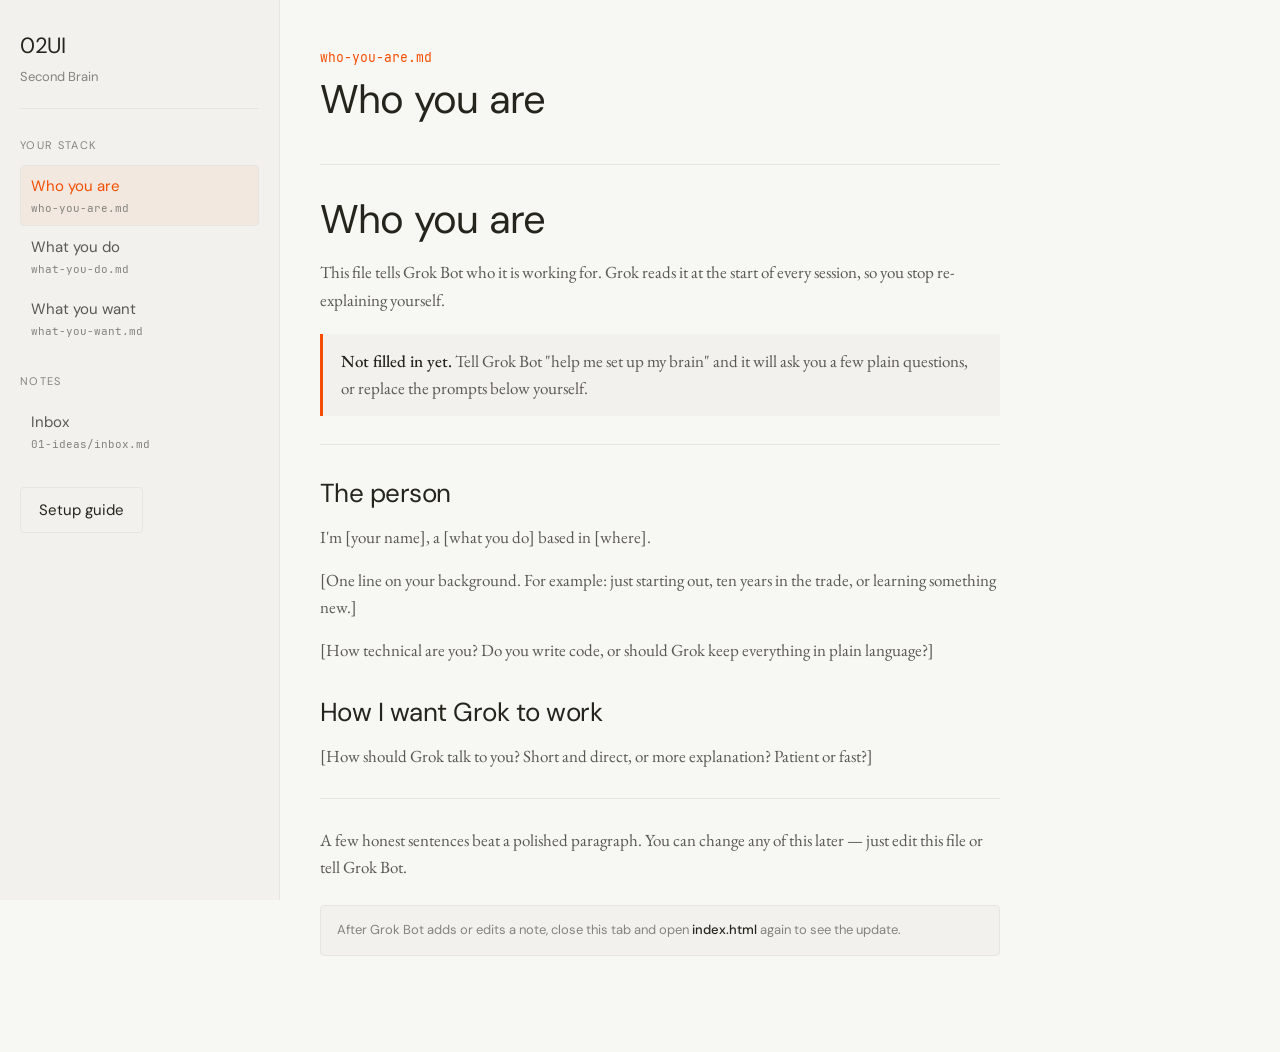
<file: index.html>
<!DOCTYPE html>
<html lang="en">
<head>
  <meta charset="utf-8">
  <meta name="viewport" content="width=device-width, initial-scale=1">
  <title>Your Second Brain</title>
  <link rel="stylesheet" href="02ui/fonts.css">
  <link rel="stylesheet" href="02ui/tokens.css">
  <link rel="stylesheet" href="02ui/base.css">
  <style>
    .layout {
      display: grid;
      grid-template-columns: var(--sidebar-w) 1fr;
      min-height: 100vh;
    }

    .sidebar {
      background: var(--surface);
      border-right: 1px solid var(--line);
      padding: 28px 20px;
      position: sticky;
      top: 0;
      height: 100vh;
      overflow-y: auto;
    }

    .sidebar-header {
      margin-bottom: 28px;
      padding-bottom: 20px;
      border-bottom: 1px solid var(--line);
    }

    .sidebar-header .wordmark {
      font-size: 22px;
      display: block;
      margin-bottom: 4px;
    }

    .sidebar-header .subtitle {
      font-family: var(--font-display);
      font-size: 13px;
      color: var(--ink-faint);
      margin: 0;
    }

    .nav-group { margin-bottom: 24px; }

    .nav-label {
      font-family: var(--font-display);
      font-size: 11px;
      letter-spacing: 0.12em;
      text-transform: uppercase;
      color: var(--ink-faint);
      margin: 0 0 10px;
      font-weight: 400;
    }

    .nav-list {
      list-style: none;
      padding: 0;
      margin: 0;
    }

    .nav-list li { margin: 0; }

    .nav-link {
      display: block;
      font-family: var(--font-display);
      font-size: 15px;
      color: var(--ink-soft);
      text-decoration: none;
      padding: 8px 10px;
      border-radius: var(--radius);
      border: 1px solid transparent;
    }

    .nav-link:hover {
      background: var(--bg);
      color: var(--ink);
    }

    .nav-link.active {
      color: var(--accent);
      background: var(--accent-soft);
      border-color: var(--line);
    }

    .nav-link .file {
      display: block;
      font-family: var(--font-mono);
      font-size: 11px;
      color: var(--ink-faint);
      margin-top: 2px;
    }

    .main {
      padding: 48px 40px 80px;
      max-width: 760px;
    }

    .main-header {
      margin-bottom: 32px;
      padding-bottom: 24px;
      border-bottom: 1px solid var(--line);
    }

    .main-header .file-path {
      font-family: var(--font-mono);
      font-size: 13px;
      color: var(--accent);
      margin: 0 0 8px;
    }

    .refresh-hint {
      font-family: var(--font-display);
      font-size: 13px;
      color: var(--ink-faint);
      margin-top: 24px;
      padding: 14px 16px;
      background: var(--surface);
      border: 1px solid var(--line);
      border-radius: var(--radius);
    }

    .prose h1 { margin-top: 0; }
    .prose h2 { margin-top: 32px; }
    .prose blockquote {
      margin: 20px 0;
      padding: 14px 18px;
      border-left: 3px solid var(--accent);
      background: var(--surface);
      color: var(--ink-soft);
    }
    .prose blockquote p { margin: 0; }
    .prose ul, .prose ol { color: var(--ink-soft); padding-left: 24px; }
    .prose li { margin-bottom: 8px; }
    .prose hr {
      border: none;
      border-top: 1px solid var(--line);
      margin: 28px 0;
    }

    .empty-state {
      color: var(--ink-faint);
      font-family: var(--font-display);
      font-size: 15px;
    }

    .top-links {
      margin-top: 20px;
      display: flex;
      gap: 10px;
      flex-wrap: wrap;
    }

    @media (max-width: 768px) {
      .layout { grid-template-columns: 1fr; }
      .sidebar {
        position: relative;
        height: auto;
        border-right: none;
        border-bottom: 1px solid var(--line);
      }
      .main { padding: 32px 24px 60px; }
    }
  </style>
</head>
<body>
  <div class="layout">
    <aside class="sidebar">
      <div class="sidebar-header">
        <a class="wordmark" href="welcome.html">02UI</a>
        <p class="subtitle">Second Brain</p>
      </div>

      <nav class="nav-group" aria-label="Your stack">
        <p class="nav-label">Your stack</p>
        <ul class="nav-list" id="stack-nav"></ul>
      </nav>

      <nav class="nav-group" aria-label="Notes">
        <p class="nav-label">Notes</p>
        <ul class="nav-list" id="notes-nav"></ul>
      </nav>

      <div class="top-links">
        <a class="btn" href="welcome.html">Setup guide</a>
      </div>
    </aside>

    <main class="main">
      <header class="main-header">
        <p class="file-path" id="current-file"></p>
        <h1 id="current-title">Your Second Brain</h1>
      </header>
      <article class="prose" id="content">
        <p class="empty-state">Pick a file from the sidebar to read it here.</p>
      </article>
      <p class="refresh-hint">After Grok Bot adds or edits a note, close this tab and open <strong>index.html</strong> again to see the update.</p>
    </main>
  </div>

  <script src="brain-content.js"></script>
  <script>
    function escapeHtml(text) {
      return text
        .replace(/&/g, "&amp;")
        .replace(/</g, "&lt;")
        .replace(/>/g, "&gt;");
    }

    function renderMarkdown(md) {
      var lines = md.split("\n");
      var html = [];
      var inList = false;
      var listType = null;

      function closeList() {
        if (inList) {
          html.push(listType === "ol" ? "</ol>" : "</ul>");
          inList = false;
          listType = null;
        }
      }

      for (var i = 0; i < lines.length; i++) {
        var line = lines[i];
        var trimmed = line.trim();

        if (trimmed === "---") {
          closeList();
          html.push("<hr>");
          continue;
        }

        if (trimmed.startsWith("### ")) {
          closeList();
          html.push("<h3>" + inline(trimmed.slice(4)) + "</h3>");
          continue;
        }
        if (trimmed.startsWith("## ")) {
          closeList();
          html.push("<h2>" + inline(trimmed.slice(3)) + "</h2>");
          continue;
        }
        if (trimmed.startsWith("# ")) {
          closeList();
          html.push("<h1>" + inline(trimmed.slice(2)) + "</h1>");
          continue;
        }

        if (trimmed.startsWith("> ")) {
          closeList();
          html.push("<blockquote><p>" + inline(trimmed.slice(2)) + "</p></blockquote>");
          continue;
        }

        var ulMatch = trimmed.match(/^[-*] (.+)$/);
        if (ulMatch) {
          if (!inList || listType !== "ul") {
            closeList();
            html.push("<ul>");
            inList = true;
            listType = "ul";
          }
          html.push("<li>" + inline(ulMatch[1]) + "</li>");
          continue;
        }

        var olMatch = trimmed.match(/^\d+\. (.+)$/);
        if (olMatch) {
          if (!inList || listType !== "ol") {
            closeList();
            html.push("<ol>");
            inList = true;
            listType = "ol";
          }
          html.push("<li>" + inline(olMatch[1]) + "</li>");
          continue;
        }

        if (trimmed === "") {
          closeList();
          continue;
        }

        closeList();
        html.push("<p>" + inline(trimmed) + "</p>");
      }

      closeList();
      return html.join("\n");
    }

    function inline(text) {
      var safe = escapeHtml(text);
      safe = safe.replace(/\*\*(.+?)\*\*/g, "<strong>$1</strong>");
      safe = safe.replace(/`(.+?)`/g, "<code>$1</code>");
      return safe;
    }

    var allItems = (window.BRAIN.stack || []).concat(window.BRAIN.notes || []);

    function buildNav(containerId, items) {
      var ul = document.getElementById(containerId);
      ul.innerHTML = "";
      items.forEach(function (item) {
        var li = document.createElement("li");
        var a = document.createElement("a");
        a.className = "nav-link";
        a.href = "#" + item.id;
        a.innerHTML = item.title + '<span class="file">' + item.file + "</span>";
        a.addEventListener("click", function (e) {
          e.preventDefault();
          showItem(item.id);
        });
        li.appendChild(a);
        ul.appendChild(li);
      });
    }

    function showItem(id) {
      var item = allItems.find(function (x) { return x.id === id; });
      if (!item) return;

      document.getElementById("current-title").textContent = item.title;
      document.getElementById("current-file").textContent = item.file;
      document.getElementById("content").innerHTML = renderMarkdown(item.content);

      document.querySelectorAll(".nav-link").forEach(function (link) {
        link.classList.remove("active");
      });
      var active = document.querySelector('.nav-link[href="#' + id + '"]');
      if (active) active.classList.add("active");

      history.replaceState(null, "", "#" + id);
    }

    buildNav("stack-nav", window.BRAIN.stack);
    buildNav("notes-nav", window.BRAIN.notes);

    var startId = location.hash ? location.hash.slice(1) : (window.BRAIN.stack[0] && window.BRAIN.stack[0].id);
    if (startId) showItem(startId);
  </script>
</body>
</html>
</file>
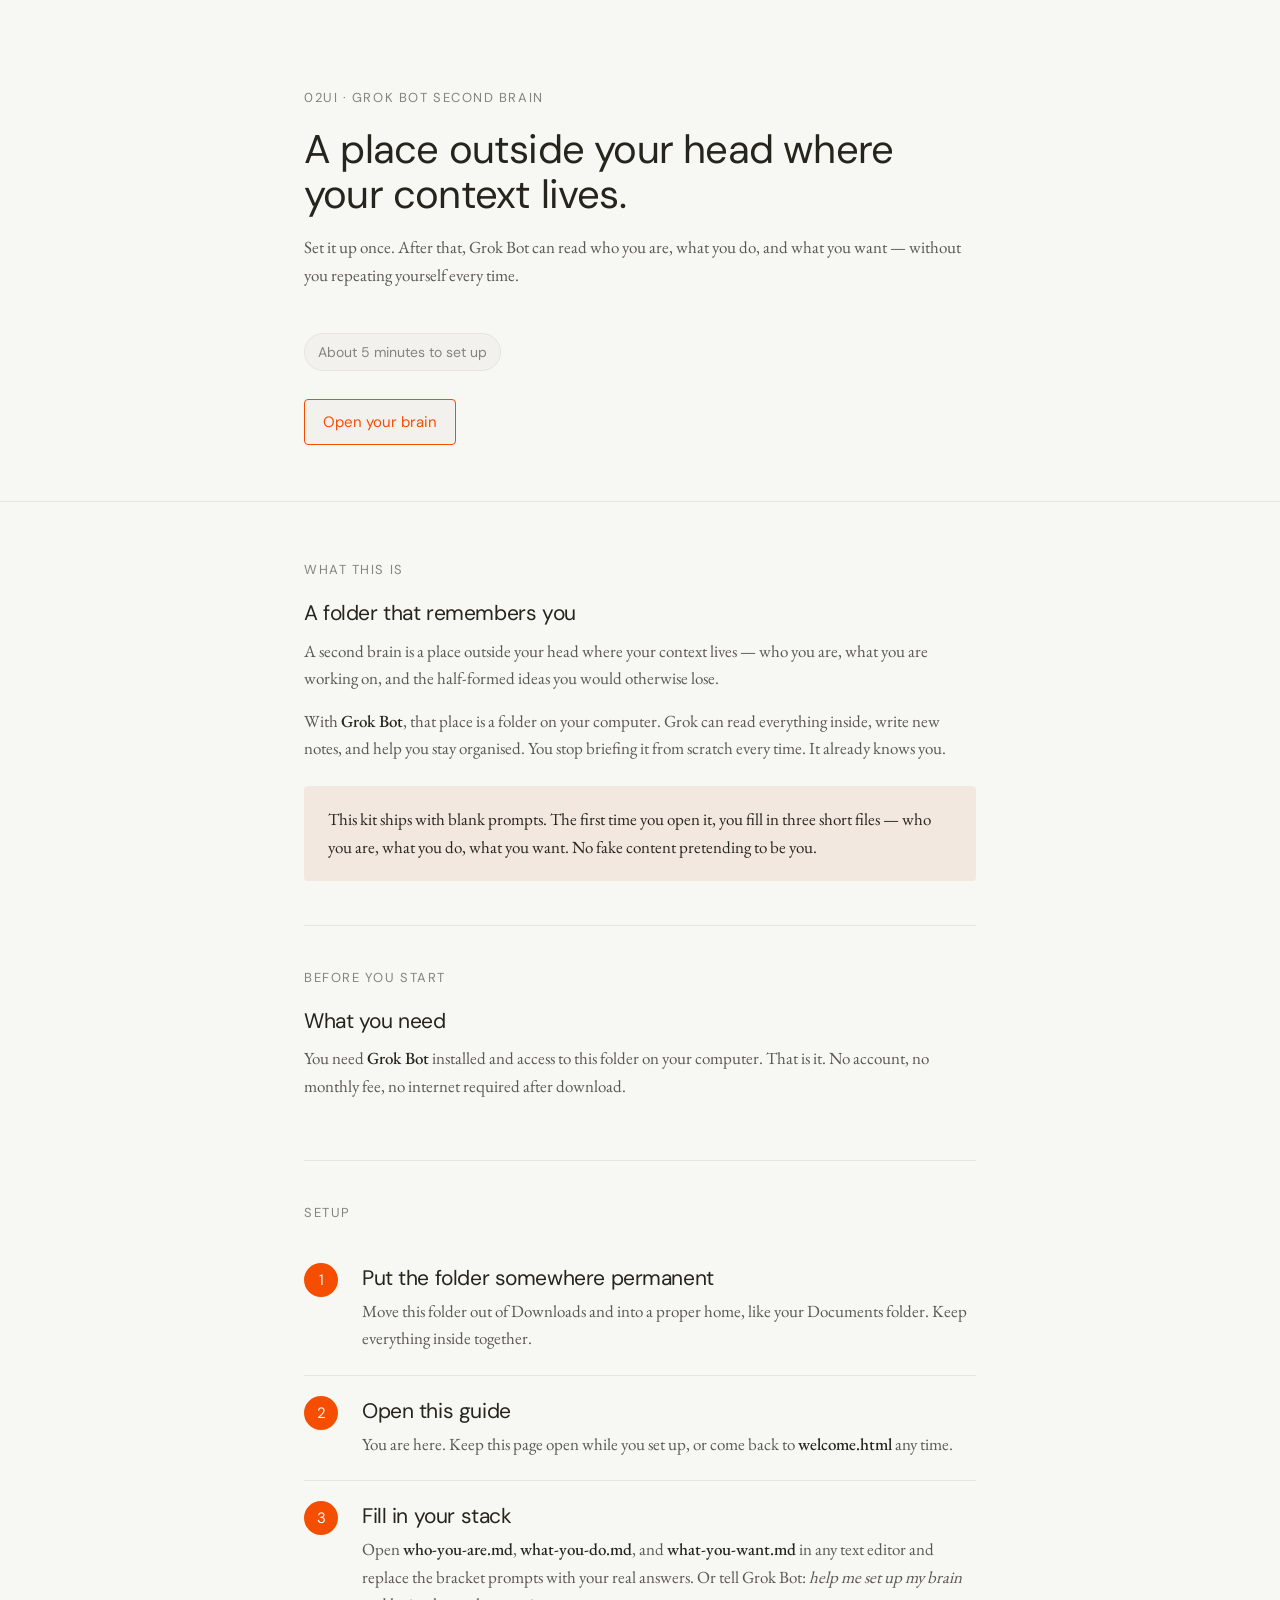
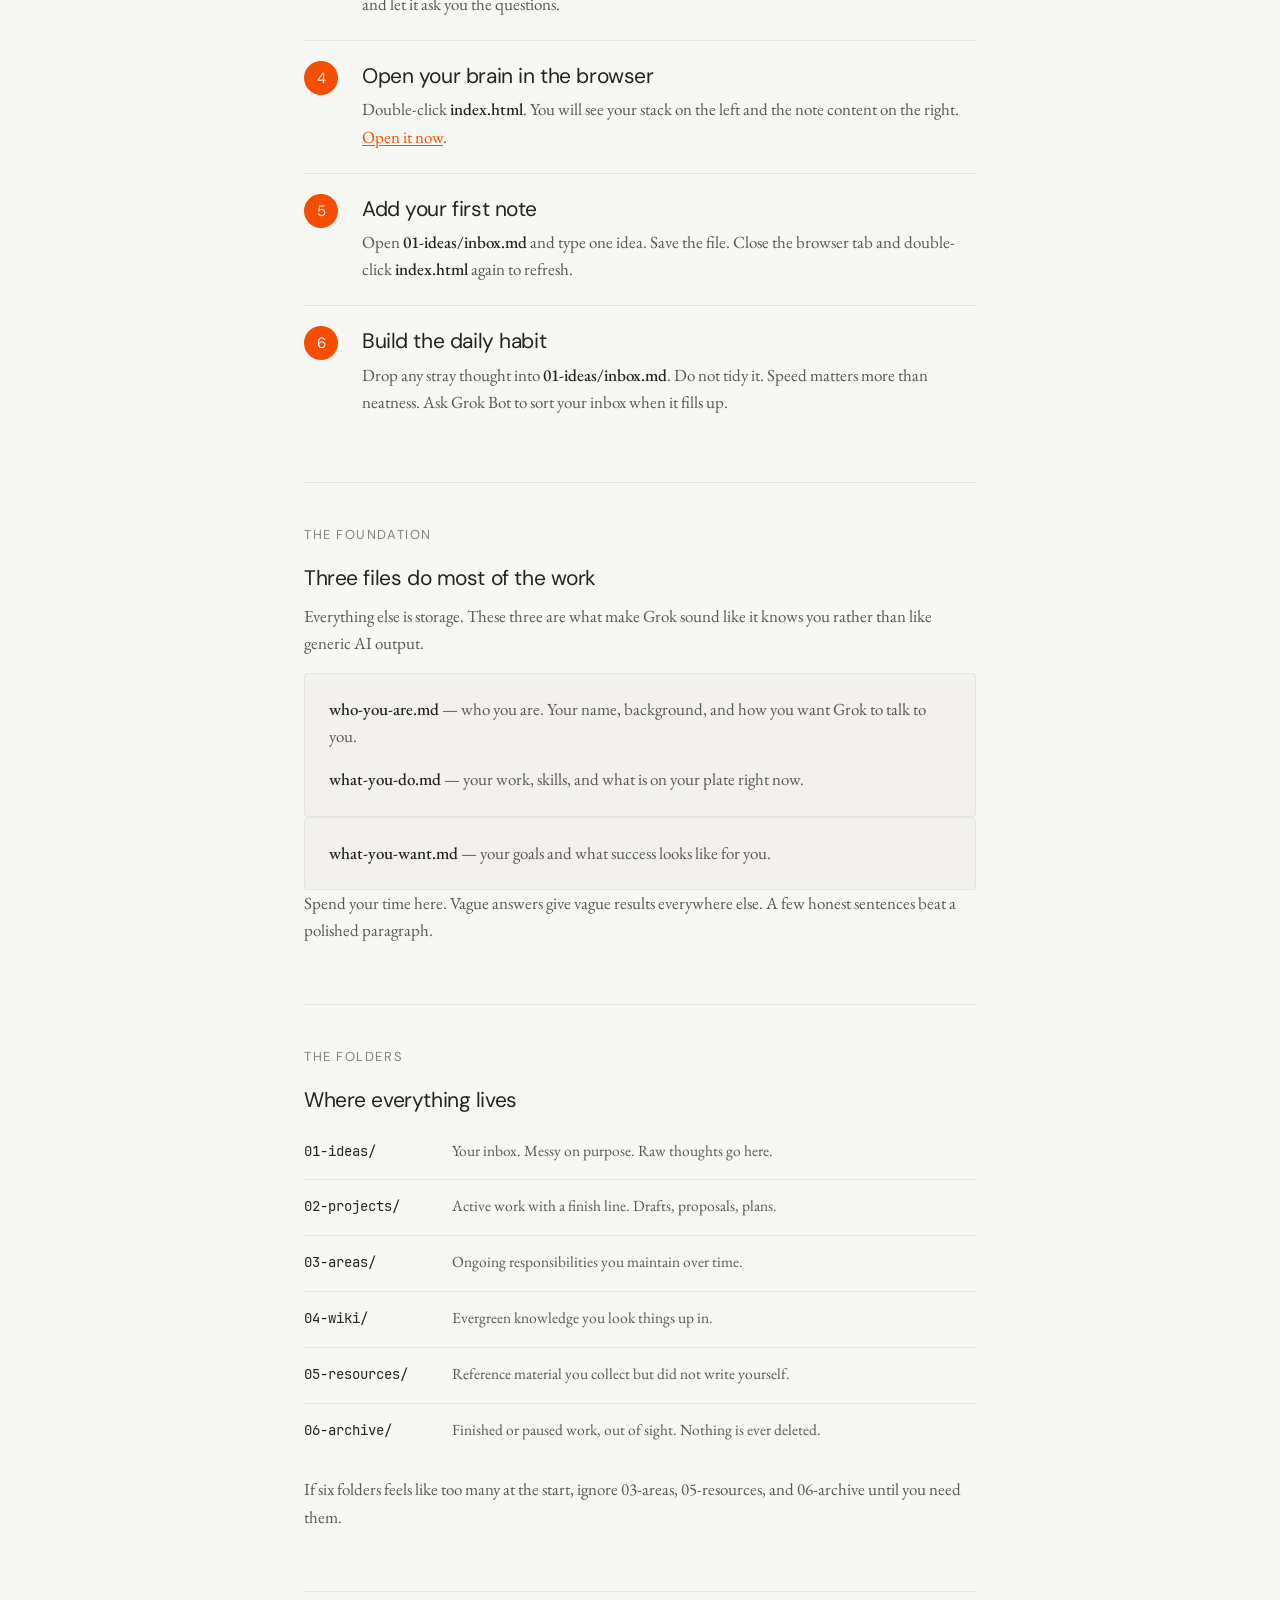
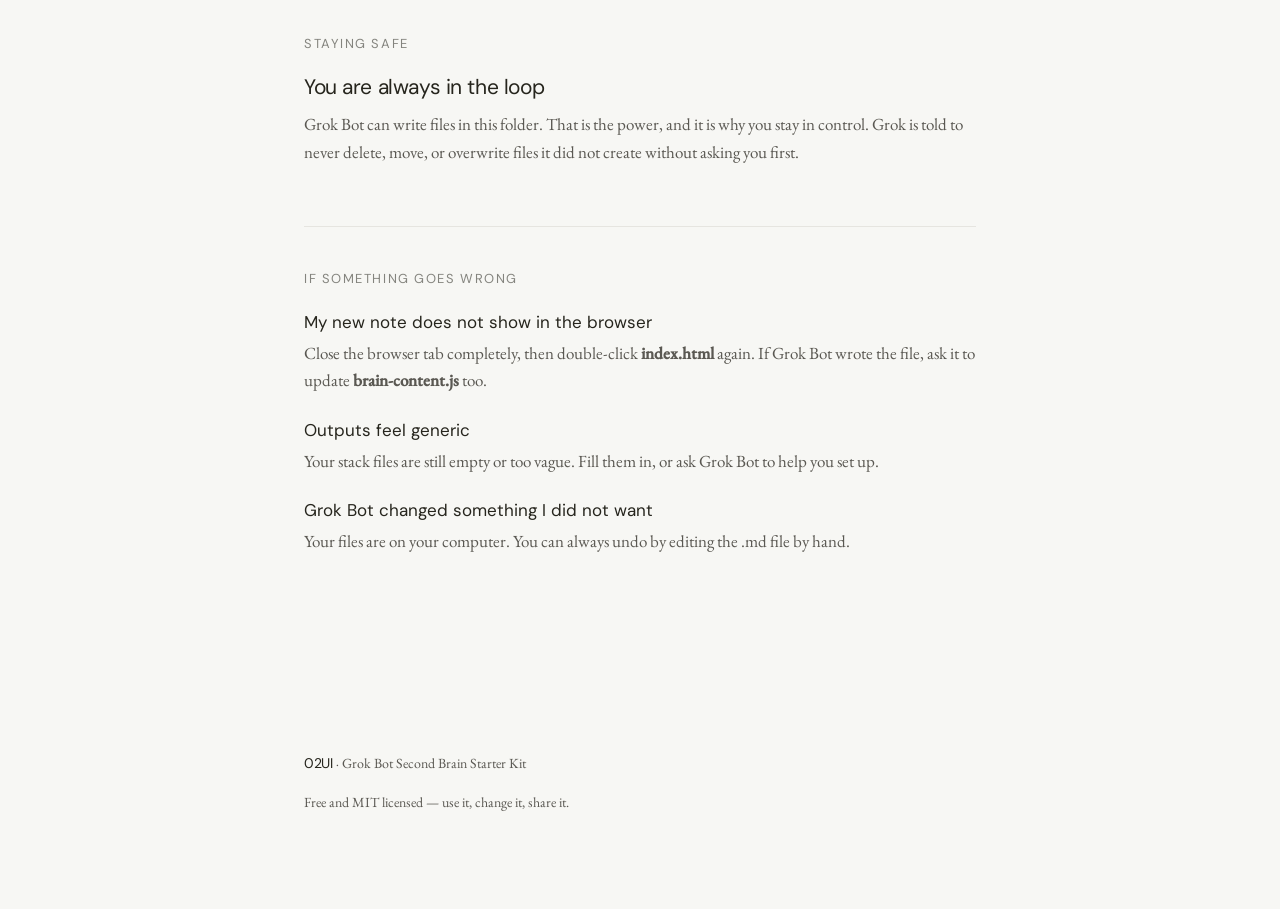
<file: welcome.html>
<!DOCTYPE html>
<html lang="en">
<head>
  <meta charset="utf-8">
  <meta name="viewport" content="width=device-width, initial-scale=1">
  <title>Your Second Brain — Setup Guide</title>
  <link rel="stylesheet" href="02ui/fonts.css">
  <link rel="stylesheet" href="02ui/tokens.css">
  <link rel="stylesheet" href="02ui/base.css">
  <style>
    header.hero {
      padding: 88px 0 56px;
      border-bottom: 1px solid var(--line);
    }

    .time {
      display: inline-flex;
      align-items: center;
      gap: 8px;
      margin-top: 28px;
      font-family: var(--font-display);
      font-size: 14px;
      color: var(--ink-faint);
      background: var(--surface);
      padding: 7px 13px;
      border-radius: 999px;
      border: 1px solid var(--line);
    }

    main { padding: 16px 0 96px; }

    section {
      padding: 44px 0;
      border-bottom: 1px solid var(--line);
    }

    section:last-child { border-bottom: none; }

    section > h2 {
      font-size: 13px;
      letter-spacing: 0.12em;
      text-transform: uppercase;
      color: var(--ink-faint);
      font-weight: 400;
      margin: 0 0 22px;
    }

    .steps { counter-reset: step; list-style: none; padding: 0; margin: 0; }

    .steps > li {
      counter-increment: step;
      position: relative;
      padding: 22px 0 22px 58px;
      border-top: 1px solid var(--line);
    }

    .steps > li:first-child { border-top: none; }

    .steps > li::before {
      content: counter(step);
      position: absolute;
      left: 0;
      top: 20px;
      width: 34px;
      height: 34px;
      border-radius: 50%;
      background: var(--accent);
      color: var(--bg);
      display: flex;
      align-items: center;
      justify-content: center;
      font-family: var(--font-display);
      font-size: 15px;
      font-weight: 400;
    }

    .steps h3 { margin-bottom: 6px; }
    .steps p { margin-bottom: 0; }

    .tree {
      background: var(--surface);
      border: 1px solid var(--line);
      border-radius: var(--radius);
      padding: 22px 24px;
      overflow-x: auto;
    }

    .tree pre {
      margin: 0;
      font-family: var(--font-mono);
      font-size: 13.5px;
      line-height: 1.85;
      color: var(--ink-soft);
    }

    .tree .name { color: var(--ink); font-weight: 400; }

    .folders { display: grid; gap: 2px; }

    .folder-row {
      display: grid;
      grid-template-columns: 130px 1fr;
      gap: 18px;
      padding: 14px 0;
      border-top: 1px solid var(--line);
      align-items: baseline;
    }

    .folder-row:first-child { border-top: none; }

    .folder-row .k {
      font-family: var(--font-mono);
      font-size: 14px;
      color: var(--ink);
    }

    .folder-row .v {
      color: var(--ink-soft);
      font-size: 15.5px;
    }

    .faq dt {
      font-family: var(--font-display);
      font-weight: 400;
      color: var(--ink);
      margin: 22px 0 4px;
    }

    .faq dt:first-child { margin-top: 0; }

    .faq dd { margin: 0; color: var(--ink-soft); }

    footer {
      padding: 40px 0 80px;
      color: var(--ink-faint);
      font-size: 14px;
    }

    footer a { color: var(--ink-soft); }

    .hero-actions {
      margin-top: 28px;
      display: flex;
      gap: 12px;
      flex-wrap: wrap;
    }

    @media (max-width: 560px) {
      header.hero { padding: 60px 0 40px; }
      h1 { font-size: 32px; }
      .folder-row { grid-template-columns: 1fr; gap: 2px; }
    }
  </style>
</head>
<body>
  <header class="hero">
    <div class="wrap">
      <p class="eyebrow">02UI · Grok Bot Second Brain</p>
      <h1>A place outside your head where your context lives.</h1>
      <p class="lede">Set it up once. After that, Grok Bot can read who you are, what you do, and what you want — without you repeating yourself every time.</p>
      <span class="time">About 5 minutes to set up</span>
      <div class="hero-actions">
        <a class="btn btn-accent" href="index.html">Open your brain</a>
      </div>
    </div>
  </header>

  <main>
    <div class="wrap">
      <section>
        <h2>What this is</h2>
        <h3>A folder that remembers you</h3>
        <p>A second brain is a place outside your head where your context lives — who you are, what you are working on, and the half-formed ideas you would otherwise lose.</p>
        <p>With <strong>Grok Bot</strong>, that place is a folder on your computer. Grok can read everything inside, write new notes, and help you stay organised. You stop briefing it from scratch every time. It already knows you.</p>
        <div class="callout">
          <p>This kit ships with blank prompts. The first time you open it, you fill in three short files — who you are, what you do, what you want. No fake content pretending to be you.</p>
        </div>
      </section>

      <section>
        <h2>Before you start</h2>
        <h3>What you need</h3>
        <p>You need <strong>Grok Bot</strong> installed and access to this folder on your computer. That is it. No account, no monthly fee, no internet required after download.</p>
      </section>

      <section>
        <h2>Setup</h2>
        <ol class="steps">
          <li>
            <h3>Put the folder somewhere permanent</h3>
            <p>Move this folder out of Downloads and into a proper home, like your Documents folder. Keep everything inside together.</p>
          </li>
          <li>
            <h3>Open this guide</h3>
            <p>You are here. Keep this page open while you set up, or come back to <strong>welcome.html</strong> any time.</p>
          </li>
          <li>
            <h3>Fill in your stack</h3>
            <p>Open <strong>who-you-are.md</strong>, <strong>what-you-do.md</strong>, and <strong>what-you-want.md</strong> in any text editor and replace the bracket prompts with your real answers. Or tell Grok Bot: <em>help me set up my brain</em> and let it ask you the questions.</p>
          </li>
          <li>
            <h3>Open your brain in the browser</h3>
            <p>Double-click <strong>index.html</strong>. You will see your stack on the left and the note content on the right. <a href="index.html">Open it now</a>.</p>
          </li>
          <li>
            <h3>Add your first note</h3>
            <p>Open <strong>01-ideas/inbox.md</strong> and type one idea. Save the file. Close the browser tab and double-click <strong>index.html</strong> again to refresh.</p>
          </li>
          <li>
            <h3>Build the daily habit</h3>
            <p>Drop any stray thought into <strong>01-ideas/inbox.md</strong>. Do not tidy it. Speed matters more than neatness. Ask Grok Bot to sort your inbox when it fills up.</p>
          </li>
        </ol>
      </section>

      <section>
        <h2>The foundation</h2>
        <h3>Three files do most of the work</h3>
        <p>Everything else is storage. These three are what make Grok sound like it knows you rather than like generic AI output.</p>
        <div class="card">
          <p><strong>who-you-are.md</strong> — who you are. Your name, background, and how you want Grok to talk to you.</p>
          <p style="margin-bottom:0"><strong>what-you-do.md</strong> — your work, skills, and what is on your plate right now.</p>
        </div>
        <div class="card">
          <p style="margin-bottom:0"><strong>what-you-want.md</strong> — your goals and what success looks like for you.</p>
        </div>
        <p>Spend your time here. Vague answers give vague results everywhere else. A few honest sentences beat a polished paragraph.</p>
      </section>

      <section>
        <h2>The folders</h2>
        <h3>Where everything lives</h3>
        <div class="folders">
          <div class="folder-row">
            <span class="k">01-ideas/</span>
            <span class="v">Your inbox. Messy on purpose. Raw thoughts go here.</span>
          </div>
          <div class="folder-row">
            <span class="k">02-projects/</span>
            <span class="v">Active work with a finish line. Drafts, proposals, plans.</span>
          </div>
          <div class="folder-row">
            <span class="k">03-areas/</span>
            <span class="v">Ongoing responsibilities you maintain over time.</span>
          </div>
          <div class="folder-row">
            <span class="k">04-wiki/</span>
            <span class="v">Evergreen knowledge you look things up in.</span>
          </div>
          <div class="folder-row">
            <span class="k">05-resources/</span>
            <span class="v">Reference material you collect but did not write yourself.</span>
          </div>
          <div class="folder-row">
            <span class="k">06-archive/</span>
            <span class="v">Finished or paused work, out of sight. Nothing is ever deleted.</span>
          </div>
        </div>
        <p style="margin-top:20px">If six folders feels like too many at the start, ignore 03-areas, 05-resources, and 06-archive until you need them.</p>
      </section>

      <section>
        <h2>Staying safe</h2>
        <h3>You are always in the loop</h3>
        <p>Grok Bot can write files in this folder. That is the power, and it is why you stay in control. Grok is told to never delete, move, or overwrite files it did not create without asking you first.</p>
      </section>

      <section>
        <h2>If something goes wrong</h2>
        <dl class="faq">
          <dt>My new note does not show in the browser</dt>
          <dd>Close the browser tab completely, then double-click <strong>index.html</strong> again. If Grok Bot wrote the file, ask it to update <strong>brain-content.js</strong> too.</dd>
          <dt>Outputs feel generic</dt>
          <dd>Your stack files are still empty or too vague. Fill them in, or ask Grok Bot to help you set up.</dd>
          <dt>Grok Bot changed something I did not want</dt>
          <dd>Your files are on your computer. You can always undo by editing the .md file by hand.</dd>
        </dl>
      </section>
    </div>
  </main>

  <footer>
    <div class="wrap">
      <p><a class="wordmark" href="index.html">02UI</a> · Grok Bot Second Brain Starter Kit</p>
      <p>Free and MIT licensed — use it, change it, share it.</p>
    </div>
  </footer>
</body>
</html>
</file>
<file: 02ui/fonts.css>
/* 02UI typography — self-hosted, no Google Fonts */
@font-face {
  font-family: "02UI Sans";
  src: url("fonts/dm-sans-400.woff2") format("woff2");
  font-weight: 400;
  font-style: normal;
  font-display: swap;
}

@font-face {
  font-family: "02UI Sans";
  src: url("fonts/dm-sans-500.woff2") format("woff2");
  font-weight: 500;
  font-style: normal;
  font-display: swap;
}

@font-face {
  font-family: "02UI Serif";
  src: url("fonts/eb-garamond-400.woff2") format("woff2");
  font-weight: 400;
  font-style: normal;
  font-display: swap;
}

@font-face {
  font-family: "02UI Serif";
  src: url("fonts/eb-garamond-500.woff2") format("woff2");
  font-weight: 500;
  font-style: normal;
  font-display: swap;
}

@font-face {
  font-family: "02UI Mono";
  src: url("fonts/jetbrains-mono-400.woff2") format("woff2");
  font-weight: 400;
  font-style: normal;
  font-display: swap;
}
</file>
<file: 02ui/tokens.css>
/* 02UI design tokens — cream ground, ink type, one orange accent */
:root {
  --bg: #f7f7f4;
  --surface: #f2f1ed;
  --surface-raised: #ebeae5;
  --ink: #26251d;
  --ink-soft: #5a5852;
  --ink-faint: #84847e;
  --line: #e6e5e0;
  --accent: #f54e00;
  --accent-soft: #f2e8e0;

  --font-display: "02UI Sans", ui-sans-serif, system-ui, -apple-system, "Segoe UI", sans-serif;
  --font-body: "02UI Serif", ui-serif, Georgia, "Times New Roman", serif;
  --font-mono: "02UI Mono", ui-monospace, "SF Mono", Menlo, monospace;

  --radius: 4px;
  --maxw: 720px;
  --sidebar-w: 280px;
}
</file>
<file: 02ui/base.css>
@import url("fonts.css");
@import url("tokens.css");

*, *::before, *::after { box-sizing: border-box; }

html {
  -webkit-text-size-adjust: 100%;
  scroll-behavior: smooth;
}

body {
  margin: 0;
  background: var(--bg);
  color: var(--ink);
  font-family: var(--font-body);
  font-size: 17px;
  line-height: 1.6;
  -webkit-font-smoothing: antialiased;
}

a {
  color: var(--accent);
  text-decoration: underline;
  text-underline-offset: 2px;
}

a:hover { color: var(--ink); }

code, pre {
  font-family: var(--font-mono);
  font-size: 14px;
}

code {
  background: var(--surface);
  padding: 2px 6px;
  border-radius: var(--radius);
  color: var(--ink);
}

h1, h2, h3, h4 {
  font-family: var(--font-display);
  font-weight: 400;
  letter-spacing: -0.02em;
  color: var(--ink);
}

h1 { font-size: 40px; line-height: 1.12; margin: 0 0 18px; }
h2 { font-size: 26px; line-height: 1.25; margin: 0 0 14px; }
h3 { font-size: 21px; line-height: 1.3; margin: 0 0 10px; }

p { color: var(--ink-soft); margin: 0 0 16px; }
p strong, li strong { color: var(--ink); font-weight: 500; }

.wrap { max-width: var(--maxw); margin: 0 auto; padding: 0 24px; }

.eyebrow {
  font-family: var(--font-display);
  font-size: 13px;
  letter-spacing: 0.12em;
  text-transform: uppercase;
  color: var(--ink-faint);
  margin: 0 0 18px;
  font-weight: 400;
}

.wordmark {
  font-family: var(--font-display);
  font-weight: 400;
  letter-spacing: -0.02em;
  color: var(--ink);
  text-decoration: none;
}

.card {
  background: var(--surface);
  border: 1px solid var(--line);
  border-radius: var(--radius);
  padding: 22px 24px;
}

.callout {
  background: var(--accent-soft);
  border-radius: var(--radius);
  padding: 20px 24px;
  margin: 24px 0 0;
}

.callout p { margin: 0; color: var(--ink); }

.btn {
  display: inline-flex;
  align-items: center;
  gap: 8px;
  font-family: var(--font-display);
  font-size: 15px;
  font-weight: 400;
  color: var(--ink);
  background: var(--surface);
  border: 1px solid var(--line);
  border-radius: var(--radius);
  padding: 10px 18px;
  text-decoration: none;
  cursor: pointer;
}

.btn:hover { background: var(--surface-raised); color: var(--ink); }

.btn-accent {
  color: var(--accent);
  border-color: var(--accent);
}

.btn-accent:hover { background: var(--accent-soft); }

@media (max-width: 560px) {
  h1 { font-size: 32px; }
}
</file>
